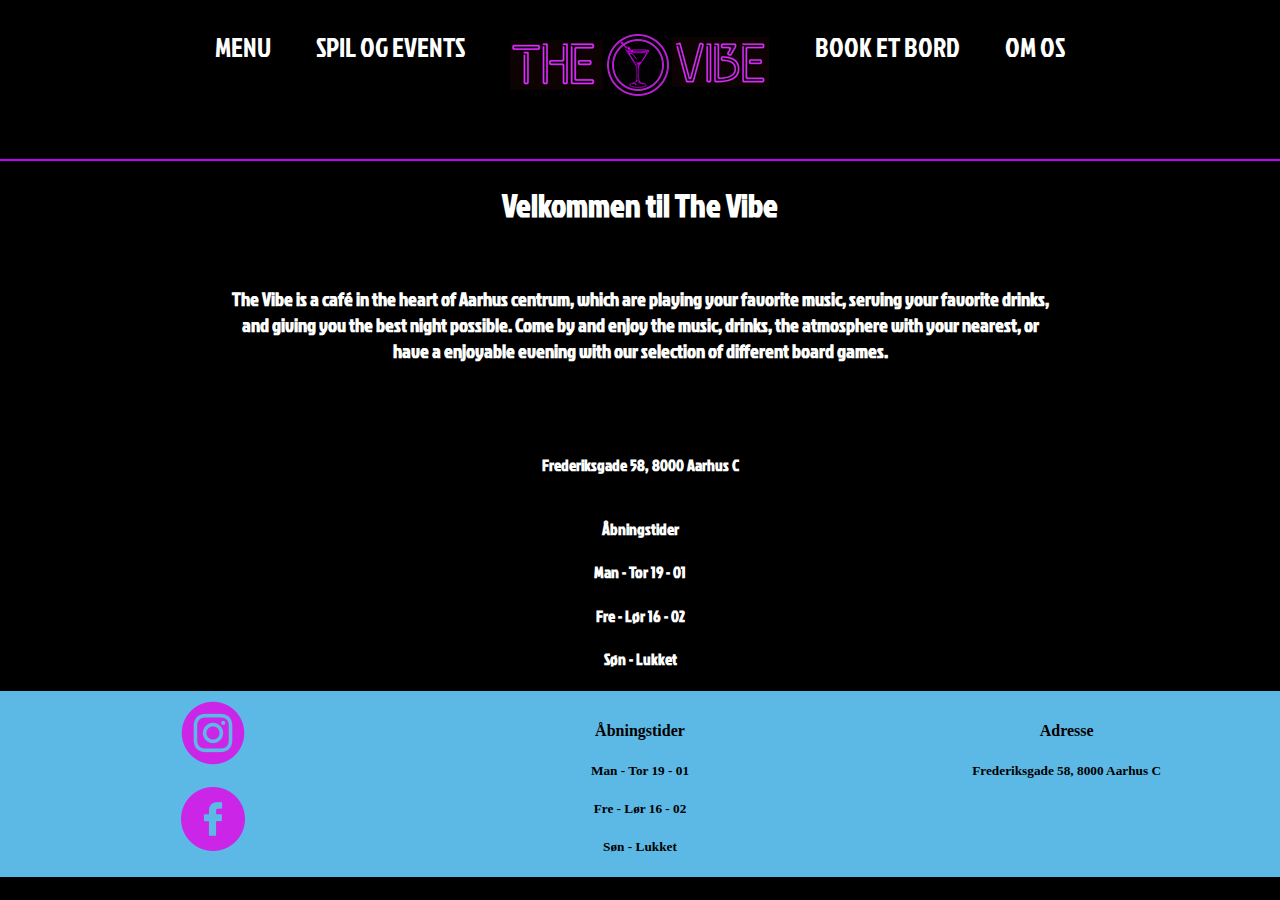
<file: index.html>
<!DOCTYPE html>
<html>
<head>
    <meta charset="UTF-8">
    <meta http-equiv="X-UA-Compatible" content="IE=edge">
    <meta name="viewport" content="width=device-width, initial-scale=1.0">
    <title>The Vibe</title>
    <link rel="stylesheet" href="style.css">

</head>
<body>

<header>
<main>    

    <div id="top">
        <nav>
            <a href="menu.html">MENU</a>
            <a href="#">SPIL OG EVENTS</a>
            <a id="logo" href="index.html"><img src="logo.png" alt="The vibe logo"></a>
            <a href="#">BOOK ET BORD</a>
            <a href="#">OM OS</a>
        </nav>
    </div>

</header>

    <div id="intro-tekst">
        <h1>Velkommen til The Vibe</h1>
        <br>
        <h3>The Vibe is a café in the heart of Aarhus centrum, 
            which are playing your favorite music, serving your 
            favorite drinks, and giving you the best night 
            possible.

            Come by and enjoy the music, drinks, the atmosphere 
            with your nearest, or have a enjoyable evening with 
            our selection of different board games.</h3>
    </div>

    <div id="info-tekst">
        <h4>Frederiksgade 58, 8000 Aarhus C</h4>
    </div>
    <div id="åbningstider">
        <h4>Åbningstider </h4>
        <h4>Man - Tor   19 - 01</h4>
        <h4>Fre - Lør   16 - 02</h4>
        <h4>Søn - Lukket</h4>
    </div>

</main>
    
    
<footer>
    <div class="foot">
        <a href="https://www.instagram.com/thevibe.aarhus/?hl=da"><img src="insta.jpg" alt="Instagram"></a>
        <br><br>
        <a href="https://www.facebook.com/thevibeaarhus/?locale=da_DK"><img src="facebook.jpg" alt="Facebook"></a>
       
    </div>

    <div class="foot">
        <h4>Åbningstider</h4>
        <h5>Man - Tor   19 - 01</h5>
        <h5>Fre - Lør   16 - 02</h5>
        <h5>Søn - Lukket</h5>
    </div>

    <div class="foot">
        <h4>Adresse</h4>
        <h5>Frederiksgade 58, 8000 Aarhus C</h5>
    </div>    
        
</footer>



</body>


</html>
</file>
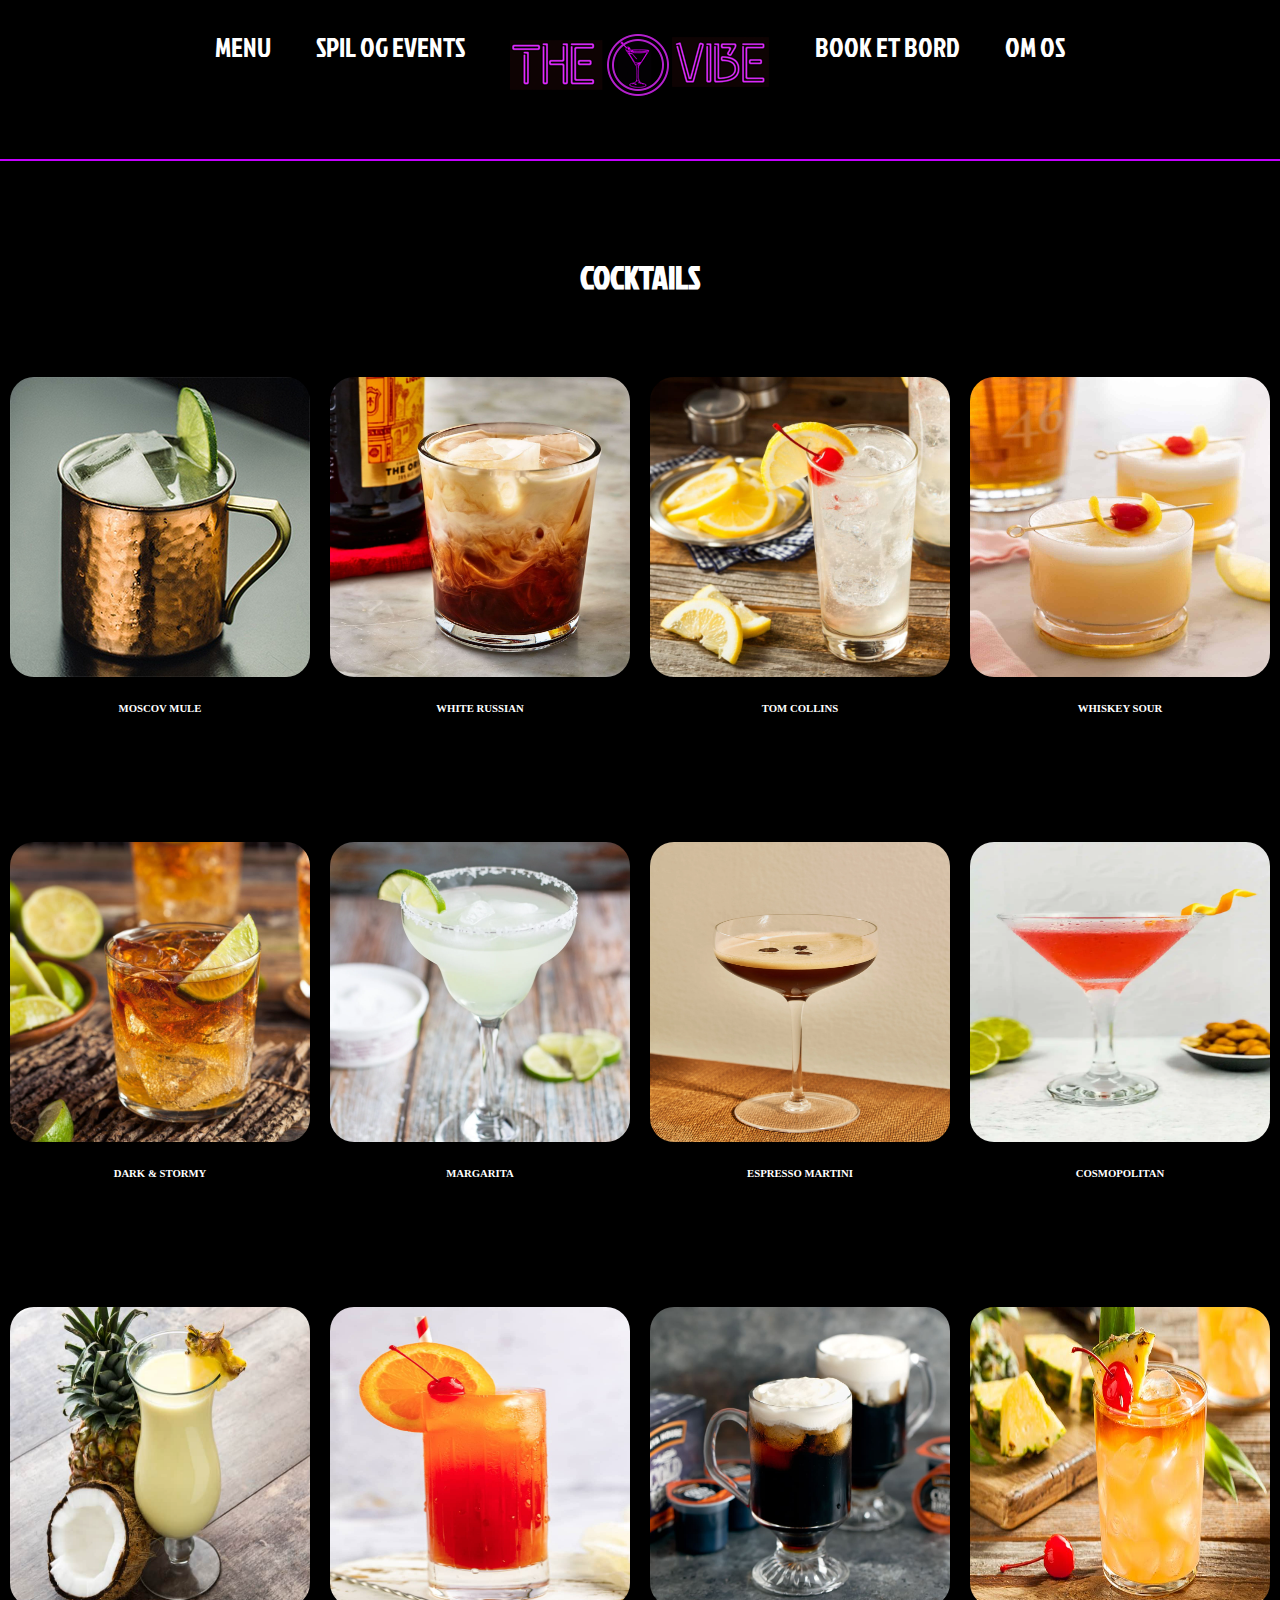
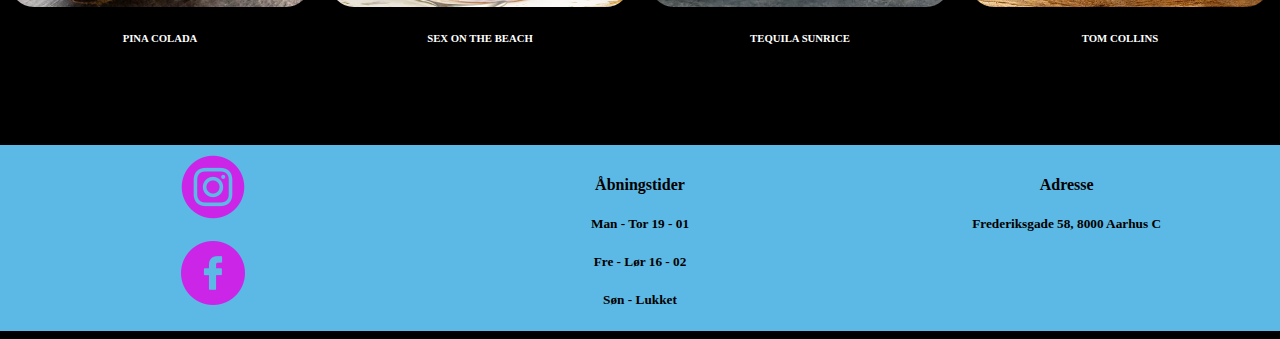
<file: menu.html>
<!DOCTYPE html>
<html>
<head>
    <meta charset="UTF-8">
    <meta http-equiv="X-UA-Compatible" content="IE=edge">
    <meta name="viewport" content="width=device-width, initial-scale=1.0">
    <title>The Vibe</title>
    <link rel="stylesheet" href="style.css">

</head>
<body>

    <header>

<main>    

    <div id="top">
        <nav>
            <a href="menu.html">MENU</a>
            <a href="#">SPIL OG EVENTS</a>
            <a id="logo" href="index.html"><img src="logo.png" alt="The vibe logo"></a>
            <a href="#">BOOK ET BORD</a>
            <a href="#">OM OS</a>
        </nav>
    </div>

</header>
<br>
<br>
<br>
<br>

<section class="overskriftmenu">
    <h1>
        COCKTAILS  
    </h1>
        </section>
    <br>
    <br>
  
    <div class="kort">

        <section><div class="plasholder">
            <img class="billeder" src="moscovmule.jpg" alt="drink" style="width:300px;height:300px;">
    </div>
           <h6> MOSCOV MULE</h6>
       <br>
            
        </section>
    
        <section><div class="plasholder">
            <img class="billeder" src="whiterussian.JPG" alt="drink" style="width:300px;height:300px;">
    <br>
    </div>
           <h6> WHITE RUSSIAN</h6>
       <br>
            
        </section>

        <section><div class="plasholder">
            <img class="billeder" src="tomcollins.JPG" alt="drink" style="width:300px;height:300px;">
    <br>
    </div>
           <h6> TOM COLLINS</h6>
       <br>
            
        </section>

    
        <section><div class="plasholder">
            <img class="billeder" src="Whiskeysour.JPG" alt="drink" style="width:300px;height:300px;">
    <br>
    </div>
           <h6> WHISKEY SOUR</h6>
       <br>
            
        </section>
    
    </div>

    <br>
    <br>
    
    <section class="overskriftmenu">
        <h1>
        </h1>
            </section>
        <br>
      <br>
        <div class="kort">
    
            <section><div class="plasholder">
                <img class="billeder" src="darkandstormy.JPG" alt="" style="width:300px;height:300px;">
        </div>
               <h6> DARK & STORMY</h6>
           <br>
                
            </section>
        
            <section><div class="plasholder">
                <img class="billeder" src="margarita.jpg" alt="drink" style="width:300px;height:300px;">
        <br>
        </div>
               <h6> MARGARITA </h6>
           <br>
                
            </section>
    
            <section><div class="plasholder">
                <img class="billeder" src="espressomartini.jpg" alt="drink" style="width:300px;height:300px;">
        <br>
        </div>
               <h6> ESPRESSO MARTINI </h6>
           <br>
                
            </section>
    
        
            <section><div class="plasholder">
                <img class="billeder" src="cosmopolian.jpg" alt="" style="width:300px;height:300px;">
        <br>
        </div>
               <h6> COSMOPOLITAN </h6>
           <br>
                
            </section>
        
        </div>

        <br>
        <br>

        <section class="billeder" class="overskriftmenu">
            <h1>
                 
            </h1>
                </section>
            <br>
            <br>
          
            <div class="kort">
        
                <section><div class="plasholder">
                    <img class="billeder" src="pinacolada.jpg" alt="" style="width:300px;height:300px;">
            </div>
                   <h6> PINA COLADA</h6>
               <br>
                    
                </section>
            
                <section><div class="plasholder">
                    <img class="billeder" src="sexonthebeach.JPG" alt="" style="width:300px;height:300px;">
            <br>
            </div>
                   <h6> SEX ON THE BEACH</h6>
               <br>
                    
                </section>
        
                <section><div class="plasholder">
                    <img class="billeder" src="irishcofee.JPG" alt="" style="width:300px;height:300px;">
            <br>
            </div>
                   <h6> TEQUILA SUNRICE </h6>
               <br>
                    
                </section>
        
            
                <section><div class="plasholder">
                    <img class="billeder" src="maithai.JPG" alt="" style="width:300px;height:300px;">
            <br>
            </div>
                   <h6> TOM COLLINS</h6>
               <br>
                    
                </section>
            
            </div>

            <br> 
            <br>
            <br>
            <br>
            <br>
            <br>

    <footer>
        <div class="foot">
            <a href="https://www.instagram.com/thevibe.aarhus/?hl=da"><img src="insta.jpg" alt="Instagram"></a>
            <br><br>
            <a href="https://www.facebook.com/thevibeaarhus/?locale=da_DK"><img src="facebook.jpg" alt="Facebook"></a>
           
        </div>
    
        <div class="foot">
            <h4>Åbningstider</h4>
            <h5>Man - Tor   19 - 01</h5>
            <h5>Fre - Lør   16 - 02</h5>
            <h5>Søn - Lukket</h5>
        </div>
    
        <div class="foot">
            <h4>Adresse</h4>
            <h5>Frederiksgade 58, 8000 Aarhus C</h5>
        </div>    
            
    </footer>
    
    
    
    </body>
    
    
    </html>
</file>
<file: style.css>
/**************** GENERALT ***********************/
@import url('https://fonts.googleapis.com/css2?family=Jockey+One&display=swap');


/**************** BODY *************************/
body {
    margin-left: auto;
    margin-right: auto;
    /*background-image: url("billeder/bg.png");*/
    background-color: black;
    
}

main {
    margin-left: auto;
    margin-right: auto;
    padding-bottom: 50px;
}


/************ NAV **************/
#top {
   background-color: rgb(0, 0, 0);
}

@keyframes nav {
    from{
        font-size: 20pt;
        color: white;
        }
    to{
        font-size: 25pt;
        color: #c400ff;
    }
}


nav {
    display: flex;
    justify-content: center;
    justify-content: space-around;
    background-color: rgb(0, 0, 0);
    max-width: 70%;
    margin-left: auto;
    margin-right: auto;
    padding-top: 20px;

    }

nav a {
    color: white;
    font-size: 20pt;
    text-decoration: none;
    font-family: 'Jockey One', sans-serif;
}

nav a:hover{
    animation-name: nav;
    animation-duration: 1s;
    animation-fill-mode: forwards;
    
}





/******************* MAIN ***********************/

/**
#top-img {
    background-image: url("billeder/thevibe.png");
    max-width: 100%;  
    height: 995px;
}
**/


#intro-teskst, h1, h3{
    color: white;
    display: flex;
    text-align: center;
    justify-content: center;
    max-width: 65%;
    margin-left: auto;
    margin-right: auto;
    font-family: 'Jockey One', sans-serif;
}

#info-tekst{
    display: flex;
    justify-content: center;
    text-align: center;    
    color: white;
    padding-top: 50px;
    font-family: 'Jockey One', sans-serif;
}

#åbningstider{
    color: white;
    text-align: center;
    font-family: 'Jockey One', sans-serif;
    
}

.kort{
    background-color: #fffeef;
    justify-content: space-around;
    color: #0b0b0b;
    margin-bottom: 20px;
}

.kort > section{
    width: 350px;
    height:500px;
    margin-top: 10px;
    padding:10px;
    text-align: center;
}

.kort img:hover {
    transform: scale(1.1);
}

.bordpakker{
    width: 350px;
    height: 350px;
    background-color: #fffeef;
    color: black;
    text-decoration: #fffeef;
}

.bordpakker div h4{
    text-align: center;
    align-items: center;
    box-sizing: border-box;
}


/****************** FOOTER *********************/

header {
    border-bottom: solid 2px;
    border-color: #c400ff;
    padding-top: 0%;
}


footer {
    display: flex;
    justify-content: space-around;
    justify-content: center;
    margin-left: auto;
    margin-right: auto;
    background-color: #5CB8E4;
    max-width: 100%;
    padding-top: 10px;
}

.foot {
    width: 20%;
    margin-left: auto;
    margin-right: auto;
    justify-content: center;
    text-align: center;
}

.kort{
    background-color: black;
    display:flex;
    justify-content: space-around;
    color: white;
    margin-bottom: 20px;
}

.kort > section{
    width: 300px;
    height:300px;
    background-color:black;
    margin-top: 10px;
    padding:10px;
    text-align: center;
}

.kort img:hover {
    transform: scale(1.1);
}

.plasholder{
    width: 300px;
    height: 300px;
    background-color: black;
    color: black;
    text-decoration: #fffeef;
    border-radius: 8%;
}

.pladsholder div h4{
    text-align: center;
    align-items: center;
    box-sizing: border-box;
}

.overskriftmenu{
    text-align: center;
    font-family: 'Jockey One', sans-serif;
    color: #fffeef;
}

.drinkskort{
    background-color: black;
    display:flex;
    justify-content: space-around;
    color: white;
    margin-bottom: 20px;
}

.drinkskort> section{
    width: 300px;
    height:300px;
    background-color:black;
    margin-top: 10px;
    padding:10px;
    text-align: center;
}

.femkolloner{
    width: 300px;
    height: 300px;
    background-color: #5CB8E4;
    color: black;
    text-decoration: #fffeef;
}

.billeder{
    border-radius: 8%;
}
</file>
